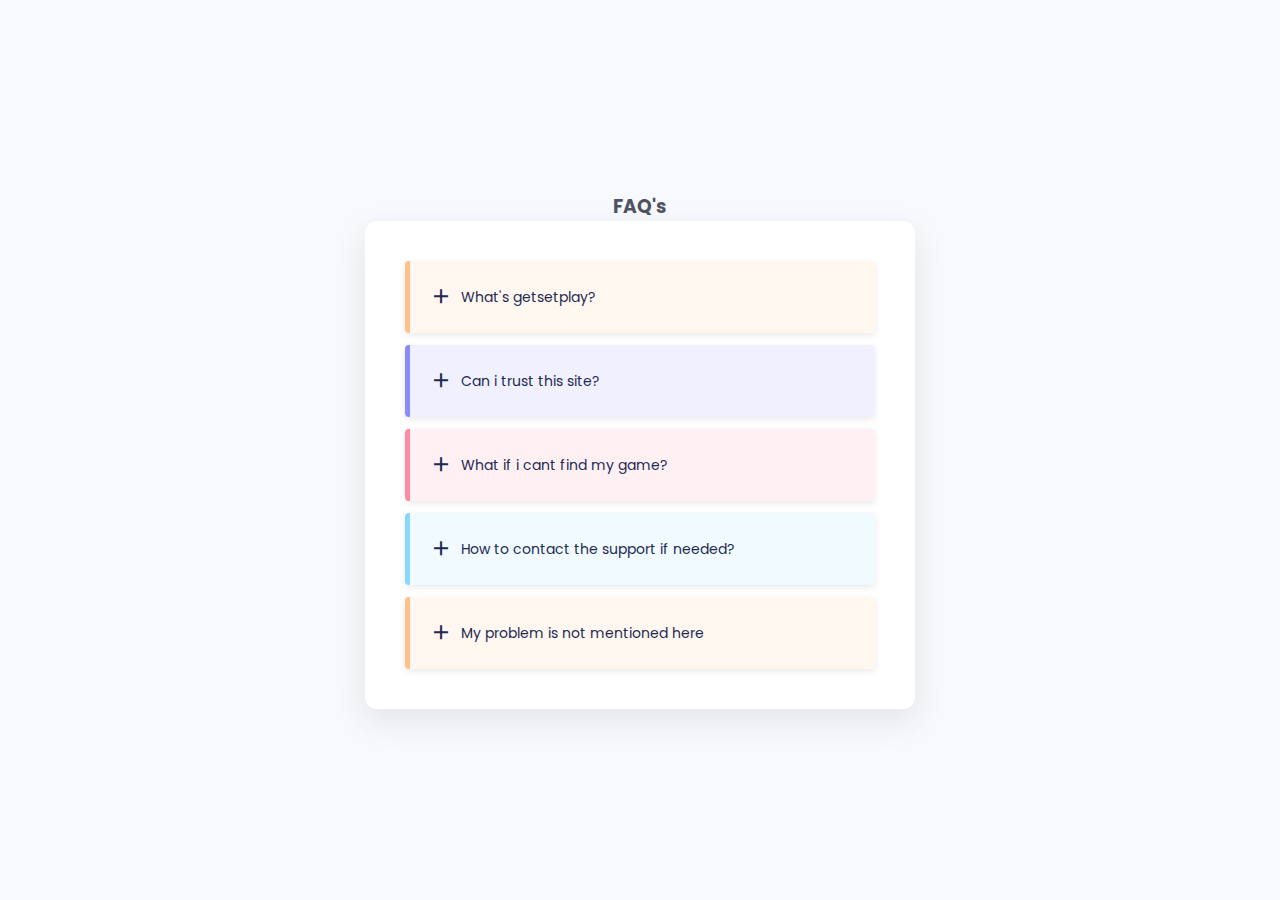
<file: faq.html>
<!DOCTYPE html>
    <html lang="en">
    <head>
        <meta charset="UTF-8">
        <meta name="viewport" content="width=device-width, initial-scale=1.0">

        <!--=============== BOXICONS ===============-->
        <link rel="stylesheet" href="https://cdn.jsdelivr.net/npm/boxicons@latest/css/boxicons.min.css">

        <!--=============== CSS ===============-->
        <link rel="stylesheet" href="assets/css/faq.css">

        <title>FAQ's</title>
    </head>
    <body>
        
        <section class="accordion container">
            <h3 style="text-align: center;">FAQ's</h3>
            <div class="accordion__container">
                
                <div class="accordion__item">
                    <header class="accordion__header">
                        <i class='bx bx-plus accordion__icon'></i>
                        <h3 class="accordion__title">What's getsetplay?</h3>
                    </header>
    
                    <div class="accordion__content">
                        <p class="accordion__description">
                           getsetplay is a website handled and maintained by <a style="text-decoration: none; color: black;" href="https://stunnystew.web.app">Shashank Shekhar</a>.On this site you can install your favourite games safe and fast.
                        </p>
                    </div>
                </div>

                <div class="accordion__item">
                    <header class="accordion__header">
                        <i class='bx bx-plus accordion__icon'></i>
                        <h3 class="accordion__title">Can i trust this site?</h3>
                    </header>
    
                    <div class="accordion__content">
                        <p class="accordion__description">
                            Yes you can.This website is completely safe and  there are no ads and trackers this site is a part of GetSet sites by<a style="text-decoration: none; color: black;" href="https://stunnystew.web.app"> Shashank Shekhar</a> and one of the site maintained by him is<a style="text-decoration: none; color: black;" href="https://getsetcoder.web.app"> GetSetCode</a> which is trusted by 356+ visitors.
                        </p>
                    </div>
                </div>

                <div class="accordion__item">
                    <header class="accordion__header">
                        <i class='bx bx-plus accordion__icon'></i>
                        <h3 class="accordion__title">What if i cant find my game?</h3>
                    </header>
    
                    <div class="accordion__content">
                        <p class="accordion__description">
                            As you know this site is maintained by only 1 person so it is possible that any game is missed so in such case you can request for your fav game by clicking the button below
                        </p>
                        <a class="home__button">Request your game</a>
                    </div>
                </div>

                <div class="accordion__item">
                    <header class="accordion__header">
                        <i class='bx bx-plus accordion__icon'></i>
                        <h3 class="accordion__title">How to contact the support if needed?</h3>
                    </header>
    
                    <div class="accordion__content">
                        <p class="accordion__description">
                           If you need any kind of support kindly mail us at <b>getsetcode512@gmail.com</b> or
                           click on button below
                        </p>
                        <a href="mailto:getsetcode512@gmail.com" style="text-decoration: none;" class="home__button">Contact Support</a>
                    </div>
                </div>
                <div class="accordion__item">
                    <header class="accordion__header">
                        <i class='bx bx-plus accordion__icon'></i>
                        <h3 class="accordion__title">My problem is not mentioned here</h3>
                    </header>
    
                    <div class="accordion__content">
                        <p class="accordion__description">
                           If your problem is not listed here kindly mail us your problem at <b>getsetcode512@gmail.com</b> or click on the button below
                        </p>
                        <a href="mailto:getsetcode512@gmail.com" style="text-decoration: none;" class="home__button">Contact Support</a>
                    </div>
                </div>
                
            </div>
        </section>

        <!--=============== MAIN JS ===============-->
        <script src="assets/js/faq.js"></script>
    </body>
</html>
</file>
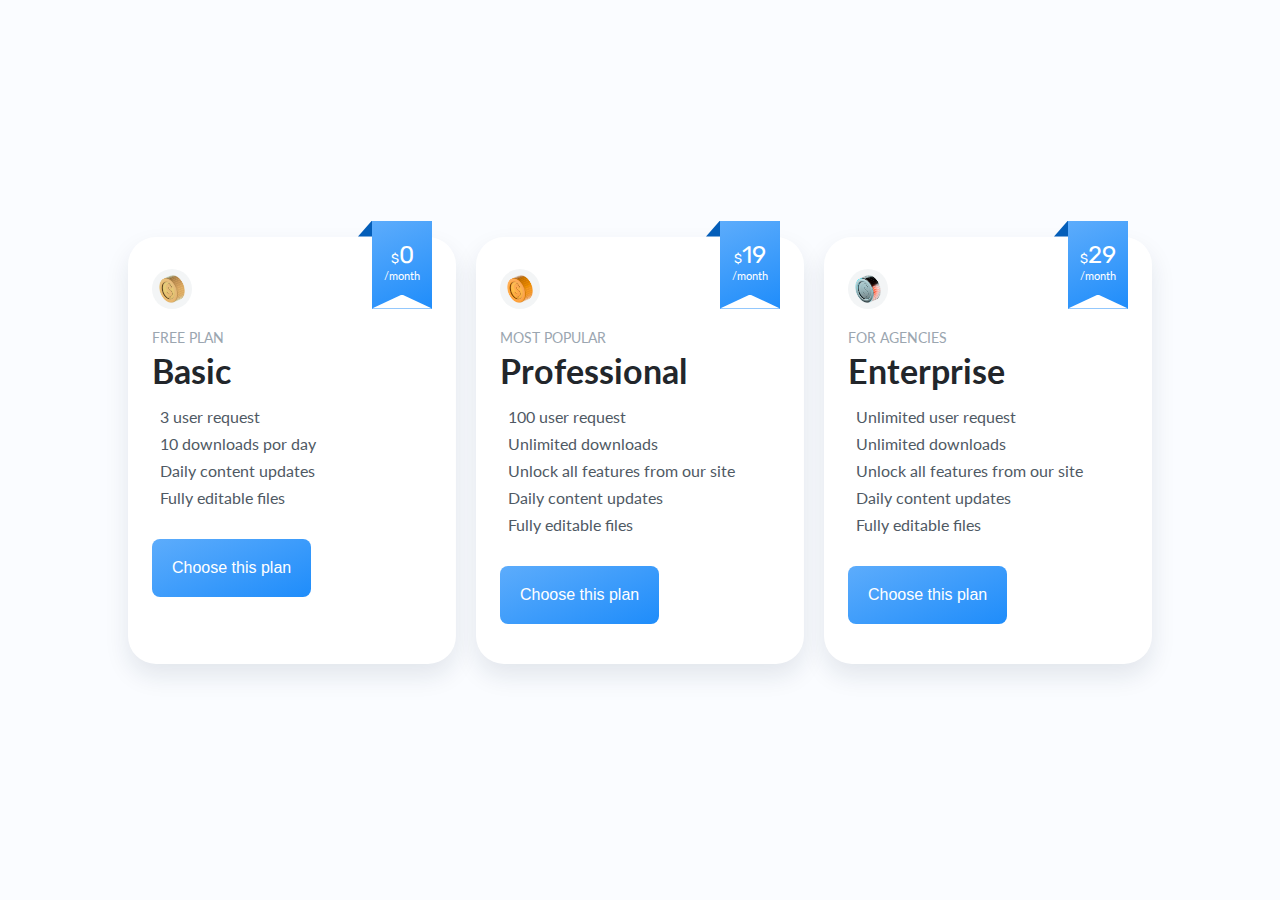
<file: pricing.html>
<!DOCTYPE html>
    <html lang="en">
    <head>
        <meta charset="UTF-8">
        <meta name="viewport" content="width=device-width, initial-scale=1.0">

        <!--==================== UNICONS ====================-->
        <link rel="stylesheet" href="https://unicons.iconscout.com/release/v3.0.6/css/line.css">

        <!--==================== CSS ====================-->
        <link rel="stylesheet" href="assets/css/pricing.css">

        <title>Responsive Card Pricing</title>
    </head>
    <body>
        <section class="card container grid">
            <div class="card__container grid">
                <!--==================== CARD 1 ====================-->
                <article class="card__content grid">
                    <div class="card__pricing">
                        <div class="card__pricing-number">
                            <span class="card__pricing-symbol">$</span>0
                        </div>
                        <span class="card__pricing-month">/month</span>
                    </div>
    
                    <header class="card__header">
                        <div class="card__header-circle grid">
                            <img src="assets/img/free-coin.png" alt="" class="card__header-img">
                        </div>
                        
                        <span class="card__header-subtitle">Free plan</span>
                        <h1 class="card__header-title">Basic</h1>
                    </header>
                    
                    <ul class="card__list grid">
                        <li class="card__list-item">
                            <i class="uil uil-check card__list-icon"></i>
                            <p class="card__list-description">3 user request</p>
                        </li>
                        <li class="card__list-item">
                            <i class="uil uil-check card__list-icon"></i>
                            <p class="card__list-description">10 downloads por day</p>
                        </li>
                        <li class="card__list-item">
                            <i class="uil uil-check card__list-icon"></i>
                            <p class="card__list-description">Daily content updates</p>
                        </li>
                        <li class="card__list-item">
                            <i class="uil uil-check card__list-icon"></i>
                            <p class="card__list-description">Fully editable files</p>
                        </li>
                    </ul>
    
                    <a href="https://instagram.com" class="button">
                        <button class="card__button">Choose this plan</button>
                    </a>
                </article>
    
                <!--==================== CARD 2 ====================-->
                <article class="card__content grid">
                    <div class="card__pricing">
                        <div class="card__pricing-number">
                            <span class="card__pricing-symbol">$</span>19
                        </div>
                        <span class="card__pricing-month">/month</span>
                    </div>
    
                    <header class="card__header">
                        <div class="card__header-circle grid">
                            <img src="assets/img/pro-coin.png" alt="" class="card__header-img">
                        </div>
    
                        <span class="card__header-subtitle">Most popular</span>
                        <h1 class="card__header-title">Professional</h1>
                    </header>
                    
                    <ul class="card__list grid">
                        <li class="card__list-item">
                            <i class="uil uil-check card__list-icon"></i>
                            <p class="card__list-description">100 user request</p>
                        </li>
                        <li class="card__list-item">
                            <i class="uil uil-check card__list-icon"></i>
                            <p class="card__list-description">Unlimited downloads</p>
                        </li>
                        <li class="card__list-item">
                            <i class="uil uil-check card__list-icon"></i>
                            <p class="card__list-description">Unlock all features from our site</p>
                        </li>
                        <li class="card__list-item">
                            <i class="uil uil-check card__list-icon"></i>
                            <p class="card__list-description">Daily content updates</p>
                        </li>
                        <li class="card__list-item">
                            <i class="uil uil-check card__list-icon"></i>
                            <p class="card__list-description">Fully editable files</p>
                        </li>
                    </ul>
                  <a href="https://instagram.com" class="button">
                    <button class="card__button">Choose this plan</button>
                </a>
                </article>
    
                <!--==================== CARD 3 ====================-->
                <article class="card__content grid">
                    <div class="card__pricing">
                        <div class="card__pricing-number">
                            <span class="card__pricing-symbol">$</span>29
                        </div>
                        <span class="card__pricing-month">/month</span>
                    </div>
    
                    <header class="card__header">
                        <div class="card__header-circle grid">
                            <img src="assets/img/enterprise-coin.png" alt="" class="card__header-img">
                        </div>
    
                        <span class="card__header-subtitle">For agencies</span>
                        <h1 class="card__header-title">Enterprise</h1>
                    </header>
                    
                    <ul class="card__list grid">
                        <li class="card__list-item">
                            <i class="uil uil-check card__list-icon"></i>
                            <p class="card__list-description">Unlimited  user request</p>
                        </li>
                        <li class="card__list-item">
                            <i class="uil uil-check card__list-icon"></i>
                            <p class="card__list-description">Unlimited downloads</p>
                        </li>
                        <li class="card__list-item">
                            <i class="uil uil-check card__list-icon"></i>
                            <p class="card__list-description">Unlock all features from our site</p>
                        </li>
                        <li class="card__list-item">
                            <i class="uil uil-check card__list-icon"></i>
                            <p class="card__list-description">Daily content updates</p>
                        </li>
                        <li class="card__list-item">
                            <i class="uil uil-check card__list-icon"></i>
                            <p class="card__list-description">Fully editable files</p>
                        </li>
                    </ul>
    
                    <a href="https://instagram.com" class="button">
                        <button class="card__button">Choose this plan</button>
                    </a>
                </article>
            </div>
        </section>
    </body>
</html>
</file>
<file: assets/css/faq.css>
/*=============== GOOGLE FONTS ===============*/
@import url("https://fonts.googleapis.com/css2?family=Poppins:wght@400;500;600&display=swap");
/*=============== VARIABLES CSS ===============*/
:root {
  /*========== Colors ==========*/
  --hue-color: 225;
  --first-color: hsl(var(--hue-color), 48%, 35%);
  --title-color: hsl(var(--hue-color), 48%, 22%);
  --text-color: hsl(var(--hue-color), 12%, 35%);
  --body-color: hsl(var(--hue-color), 49%, 98%);
  --container-color: #FFF;
  /*========== Font and typography ==========*/
  --body-font: 'Poppins', sans-serif;
  --normal-font-size: .938rem;
  --small-font-size: .813rem;
  --smaller-font-size: .75rem;
}

@media screen and (min-width: 968px) {
  :root {
    --normal-font-size: 1rem;
    --small-font-size: .875rem;
    --smaller-font-size: .813rem;
  }
}

/*=============== BASE ===============*/
* {
  box-sizing: border-box;
  padding: 0;
  margin: 0;
}

body {
  font-family: var(--body-font);
  font-size: var(--normal-font-size);
  background-color: var(--body-color);
  color: var(--text-color);
}

/*=============== LAYOUT ===============*/
.container {
  max-width: 968px;
  margin-left: 1rem;
  margin-right: 1rem;
}

/*=============== ACCORDION ===============*/
.accordion {
  display: grid;
  align-content: center;
  height: 100vh;
}

.accordion__container {
  display: grid;
  row-gap: .75rem;
  padding: 2rem 1rem;
  background-color: var(--container-color);
  border-radius: .5rem;
  box-shadow: 0 12px 32px rgba(51, 51, 51, 0.1);
}

.accordion__title {
  font-size: var(--small-font-size);
  color: var(--title-color);
  font-weight: 400;
  margin-top: .15rem;
  transition: .2s;
}

.accordion__header {
  display: flex;
  column-gap: .5rem;
  padding: 1.25rem 1.25rem 1.25rem 1rem;
  cursor: pointer;
}

.accordion__description {
  padding: 0 1.25rem 1.25rem 3rem;
  font-size: var(--smaller-font-size);
}

.accordion__icon {
  font-size: 1.5rem;
  height: max-content;
  color: var(--title-color);
  transition: .3s;
}

.accordion__item {
  box-shadow: 0 2px 6px rgba(38, 38, 38, 0.1);
  background-color: var(--container-color);
  border-radius: .25rem;
  position: relative;
  transition: all .25s ease;
}

.accordion__item::after {
  content: '';
  background-color: var(--first-color);
  width: 5px;
  height: 100%;
  position: absolute;
  top: 0;
  left: 0;
  border-radius: .25rem 0 0 .25rem;
}

.accordion__item:nth-child(1) {
  background-color: #fff7f0;
}

.accordion__item:nth-child(1)::after {
  background-color: #ffc08a;
}

.accordion__item:nth-child(2) {
  background-color: #f0f0ff;
}

.accordion__item:nth-child(2)::after {
  background-color: #8a8aff;
}

.accordion__item:nth-child(3) {
  background-color: #fff0f3;
}

.accordion__item:nth-child(3)::after {
  background-color: #ff8aa1;
}

.accordion__item:nth-child(4) {
  background-color: #f0faff;
}

.accordion__item:nth-child(4)::after {
  background-color: #8ad8ff;
}
.accordion__item:nth-child(5) {
  background-color: #fff7f0;
}

.accordion__item:nth-child(5)::after {
  background-color: #ffc08a;
}
.home__button{
  display: inline-block;
  margin-left: 3vh;
  margin-bottom: 5vh;
  background-color: black;
  color: white;
  
  padding: 1.125rem 2rem;
  border-radius: .5rem;
}

.home__button:hover{
  background-color: white;
  color: var(--first-color);
}
.accordion__content {
  overflow: hidden;
  height: 0;
  transition: all .25s ease;
}

/*Rotate icon and add font weight to titles*/
.accordion-open .accordion__icon {
  transform: rotate(45deg);
}

.accordion-open .accordion__title {
  font-weight: 600;
}

/*=============== MEDIA QUERIES ===============*/
/* For medium devices */
@media screen and (min-width: 576px) {
  .accordion__container {
    width: 550px;
    padding: 2.5rem;
    justify-self: center;
    border-radius: .75rem;
  }
  .accordion__header {
    padding: 1.5rem;
  }
  .accordion__title {
    padding-right: 3.5rem;
  }
  .accordion__description {
    padding: 0 4rem 1.25rem 3.5rem;
  }
}

/* For large devices */
@media screen and (min-width: 968px) {
  .container {
    margin-left: auto;
    margin-right: auto;
  }
}
</file>
<file: assets/css/pricing.css>
/*==================== GOOGLE FONTS ====================*/
@import url("https://fonts.googleapis.com/css2?family=Lato:wght@400;700&family=Rubik&display=swap");

/*==================== VARIABLES CSS ====================*/
:root {
  /*========== Colors ==========*/
  /* Change favorite color - Blue 210 - Purple 250 - Green 142 - Pink 340*/
  --hue-color: 210;

  /* HSL color mode */
  --first-color: hsl(var(--hue-color), 96%, 54%);
  --first-color-light: hsl(var(--hue-color), 96%, 69%);
  --first-color-alt: hsl(var(--hue-color), 96%, 37%);
  --first-color-lighter: hsl(var(--hue-color), 14%, 96%);
  --title-color: hsl(var(--hue-color), 12%, 15%);
  --text-color: hsl(var(--hue-color), 12%, 35%);
  --text-color-light: hsl(var(--hue-color), 12%, 65%);
  --white-color: #FFF;
  --body-color: hsl(var(--hue-color), 100%, 99%);
  --container-color: #FFF;

  /*========== Font and typography ==========*/
  --body-font: 'Lato', sans-serif;
  --pricing-font: 'Rubik', sans-serif;
  --biggest-font-size: 1.75rem;
  --normal-font-size: .938rem;
  --h2-font-size: 1.25rem;
  --small-font-size: .813rem;
  --smaller-font-size: .75rem;
  --tiny-font-size: .625rem;

  /*========== Margenes Bottom ==========*/
  --mb-0-25: .25rem;
  --mb-0-5: .5rem;
  --mb-1: 1rem;
  --mb-1-25: 1.25rem;
  --mb-1-5: 1.5rem;
  --mb-2: 2rem;
}

@media screen and (min-width: 968px) {
  :root {
    --biggest-font-size: 2.125rem;
    --h2-font-size: 1.5rem;
    --normal-font-size: 1rem;
    --small-font-size: .875rem;
    --smaller-font-size: .813rem;
    --tiny-font-size: .688rem;
  }
}

/*==================== BASE ====================*/
* {
  box-sizing: border-box;
  padding: 0;
  margin: 0;
}

body {
  font-family: var(--body-font);
  font-size: var(--normal-font-size);
  background-color: var(--body-color);
  color: var(--text-color);
}

ul {
  list-style: none;
}

img {
  max-width: 100%;
  height: auto;
}

/*==================== REUSABLE CSS CLASSES ====================*/
.container {
  max-width: 1024px;
  margin-left: var(--mb-1-5);
  margin-right: var(--mb-1-5);
}

.grid {
  display: grid;
}

/*==================== CARD PRICING ====================*/
.card {
  padding: 3rem 0;
}

.card__container {
  gap: 3rem 1.25rem;
}

.card__content {
  position: relative;
  background-color: var(--container-color);
  padding: 2rem 1.5rem 2.5rem;
  border-radius: 1.75rem;
  box-shadow: 0 12px 24px hsla(var(--hue-color), 61%, 16%, 0.1);
  transition: .4s;
}

.card__content:hover {
  box-shadow: 0 16px 24px hsla(var(--hue-color), 61%, 16%, 0.15);
}

.card__header-img {
  width: 30px;
  height: 30px;
}

.card__header-circle {
  width: 40px;
  height: 40px;
  background-color: var(--first-color-lighter);
  border-radius: 50%;
  margin-bottom: var(--mb-1);
  place-items: center;
}

.card__header-subtitle {
  display: block;
  font-size: var(--smaller-font-size);
  color: var(--text-color-light);
  text-transform: uppercase;
  margin-bottom: var(--mb-0-25);
}

.card__header-title {
  font-size: var(--biggest-font-size);
  color: var(--title-color);
  margin-bottom: var(--mb-1);
}

.card__pricing {
  position: absolute;
  background: linear-gradient(157deg, var(--first-color-light) -12%, var(--first-color) 109%);
  width: 60px;
  height: 88px;
  right: 1.5rem;
  top: -1rem;
  padding-top: 1.25rem;
  text-align: center;
}

.card__pricing-number {
  font-family: var(--pricing-font);
}

.card__pricing-symbol {
  font-size: var(--smaller-font-size);
}

.card__pricing-number {
  font-size: var(--h2-font-size);
}

.card__pricing-month {
  display: block;
  font-size: var(--tiny-font-size);
}

.card__pricing-number, 
.card__pricing-month {
  color: var(--white-color);
}

.card__pricing::after, 
.card__pricing::before {
  content: '';
  position: absolute;
}

.card__pricing::after {
  width: 100%;
  height: 14px;
  background-color: var(--white-color);
  left: 0;
  bottom: 0;
  clip-path: polygon(0 100%, 50% 0, 100% 100%);
}

.card__pricing::before {
  width: 14px;
  height: 16px;
  background-color: var(--first-color-alt);
  top: 0;
  left: -14px;
  clip-path: polygon(0 100%, 100% 0, 100% 100%);
}

.card__list {
  row-gap: .5rem;
  margin-bottom: var(--mb-2);
}

.card__list-item {
  display: flex;
  align-items: center;
}

.card__list-icon {
  font-size: 1.5rem;
  color: var(--first-color);
  margin-right: var(--mb-0-5);
}

.card__button {
  padding: 1.25rem;
  border: none;
  font-size: var(--normal-font-size);
  border-radius: .5rem;
  background: linear-gradient(157deg, var(--first-color-light) -12%, var(--first-color) 109%);
  color: var(--white-color);
  cursor: pointer;
  transition: .4s;
}

.card__button:hover {
  box-shadow: 0 12px 24px hsla(var(--hue-color), 97%, 54%, 0.2);
}

/*==================== MEDIA QUERIES ====================*/
/* For small devices */
@media screen and (max-width: 320px) {
  .container {
    margin-left: var(--mb-1);
    margin-right: var(--mb-1);
  }
  .card__content {
    padding: 2rem 1.25rem;
    border-radius: 1rem;
  }
}

/* For medium devices */
@media screen and (min-width: 568px) {
  .card__container {
    grid-template-columns: repeat(2, 1fr);
  }
  .card__content {
    grid-template-rows: repeat(2, max-content);
  }
  .card__button {
    align-self: flex-end;
  }
}

/* For large devices */
@media screen and (min-width: 968px) {
  .container {
    margin-left: auto;
    margin-right: auto;
  }
  .card {
    height: 100vh;
    align-items: center;
  }
  .card__container {
    grid-template-columns: repeat(3, 1fr);
  }
  .card__header-circle {
    margin-bottom: var(--mb-1-25);
  }
  .card__header-subtitle {
    font-size: var(--small-font-size);
  }
}
</file>
